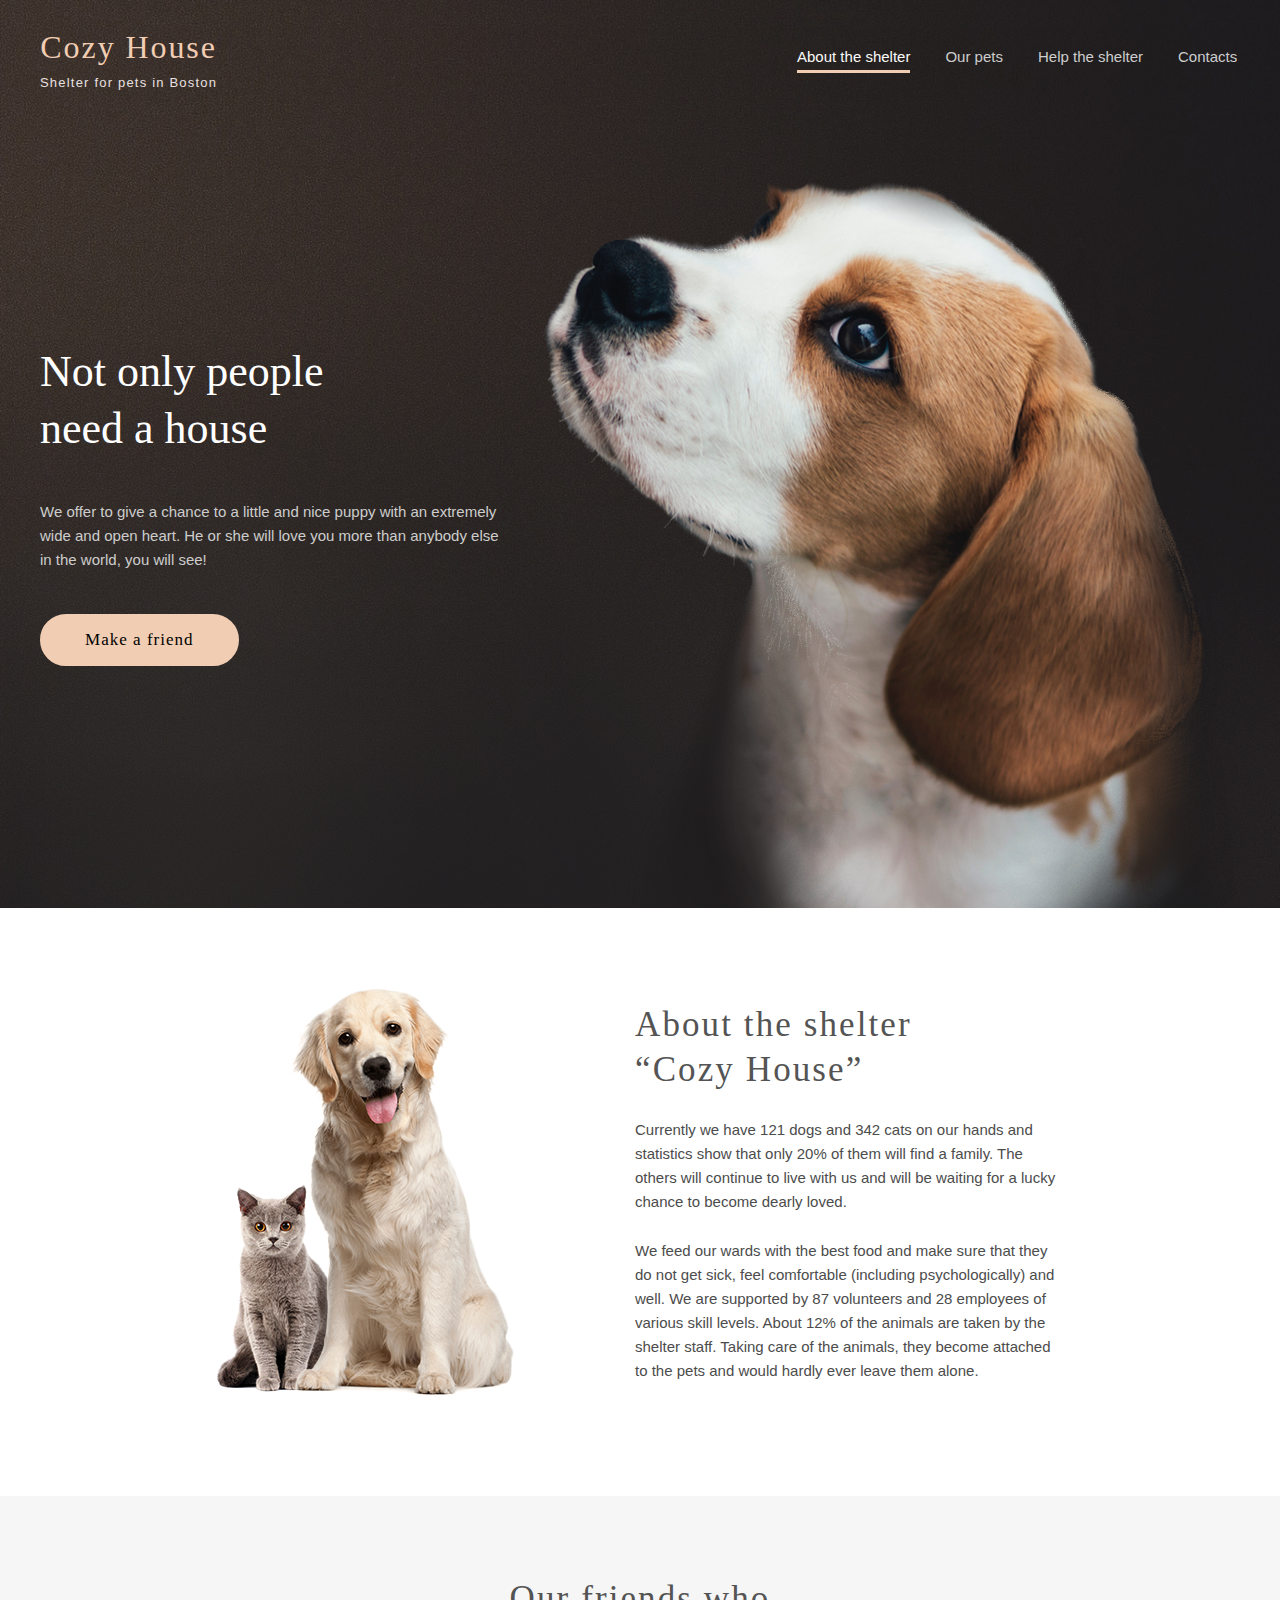
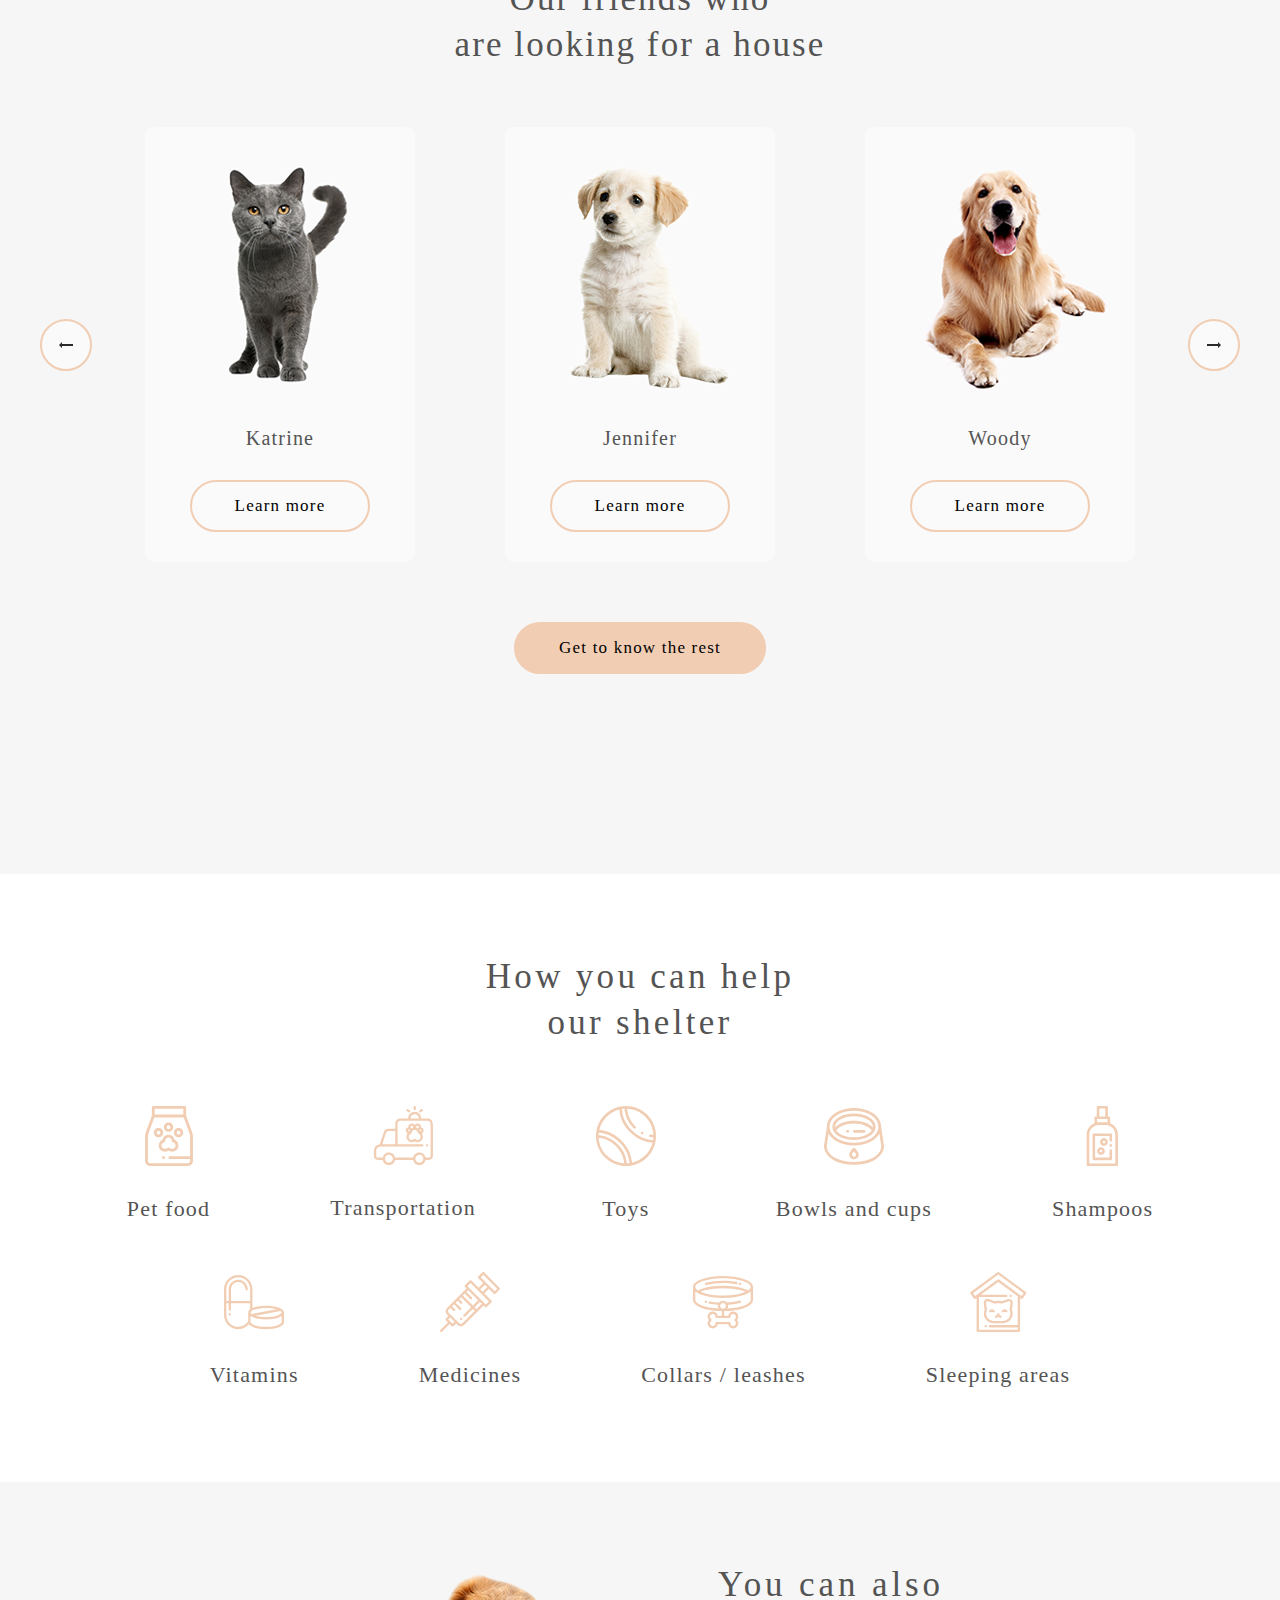
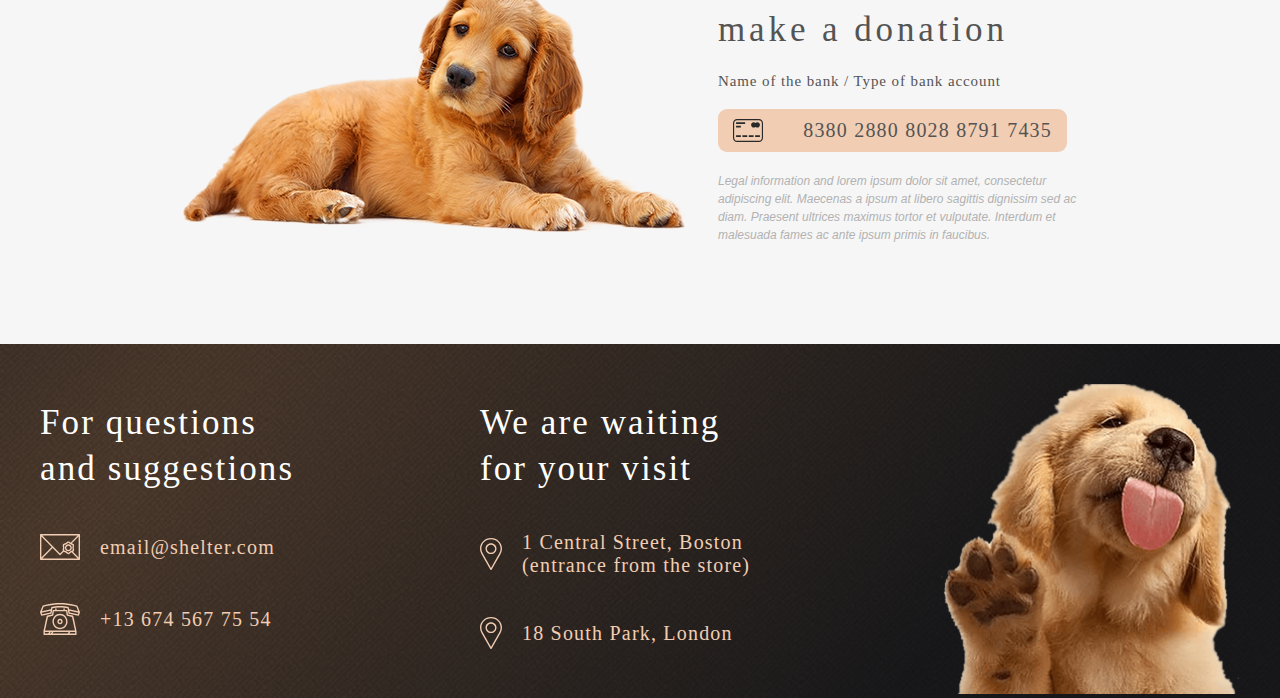
<file: shelter/index.html>
<!doctype html>
<html lang="en">
<head>
  <meta charset="utf-8">
  <meta name="viewport" content="width=device-width, initial-scale=1">
  <title>Shelter</title>
  <link rel="icon" href="../shelter/img/paw.png">
  <link rel="stylesheet" href="style.css">

</head>

<body>
    <header class="main-page">
        <div class="head-break">   
            <div class="head-info">
                <h2><a href="">Cozy House</a></h2>
                <p>Shelter for pets in Boston</p>
            </div>
            <nav class="navigator">
                <ul class='nav-break'>
                    <li class="li-page inactive-about">About the shelter</li>
                    <li class="li-page"><a class='chosen' href="../shelter/pets.html">Our pets</a></li>
                    <li class="li-page"><a class='chosen' href="#help-shelter">Help the shelter</a></li>
                    <li class="li-page"><a class='chosen' href="#contacts">Contacts</a></li>
                </ul>
            </nav>
            <div id='bur' class="burger btn1">
                <img src="../shelter/img/Burger.svg" alt="burg">
            </div>
        </div>
    </header>


    <main>
        <section class="not-only welcome">
            <div class="head-and-dog">
                <div class="head-welcome">
                    <h1>Not only people need a house</h1>
                    <p>We offer to give a chance to a little and nice puppy with an extremely wide and open heart. 
                        He or she will love you more than anybody else in the world, you will see!</p>
                    <form class='but-top' action="#friends">
                        <button>Make a friend</button>
                    </form>
                </div>
                <img src="../shelter/img/start.png" alt="start-screen-puppy">
            </div>
        </section>

        <section id="about" class="about">
            <div class="about-info">
                <img src="../shelter/img/about-pets.png" alt="about-pets">
                <div class="about-text">
                    <h2>About the shelter “Cozy House”</h2>
                    <p>Currently we have 121 dogs and 342 cats on our hands and statistics show that only 20% of them will find a family. 
                        The others will continue to live with us and will be waiting for a lucky chance to become dearly loved.</p>
                    <p>We feed our wards with the best food and make sure that they do not get sick, feel comfortable (including psychologically) and well. 
                        We are supported by 87 volunteers and 28 employees of various skill levels. About 12% of the animals are taken by the shelter staff. 
                        Taking care of the animals, they become attached to the pets and would hardly ever leave them alone.</p>
                </div>
            </div>
        </section>

        <section id="friends" class="pets">
            <div id='magic' class="pets-info">
                <h2>Our friends who<br>are looking for a house</h2>
                <div class="pets-scroll">
                    <button class="arrow one"><img src="../shelter/img/arrow-left.svg" alt="arrow"></button>
                    <ul class="pets-cards">
                        <li class="pet-card">
                            <img src="../shelter/img/pets-katrine.jpg" alt="katrine">
                            <p>Katrine</p>
                            <button class="but-katrine" onclick="showKatrine(); location.href='#magic';">Learn more</button>
                        </li>
                        <li class="pet-card disabled-for-320">
                            <img src="../shelter/img/pets-jennifer.jpg" alt="jennifer">
                            <p>Jennifer</p>
                            <button class="but-jennifer" onclick="showJennifer(); location.href='#magic';">Learn more</button>
                        </li>
                        <li class="pet-card disabled-for-320 disabled-for-768">
                            <img src="../shelter/img/pets-woody.jpg" alt="woody">
                            <p>Woody</p>
                            <button class="but-woody" onclick="showWoody(); location.href='#magic';">Learn more</button>
                        </li>
                        <li class="pet-card disabled-for-320 disabled-for-768 disabled-for-full">
                            <img src="../shelter/img/pets-sophia.png" alt="sophia">
                            <p>Sophia</p>
                            <button class="but-sophia" onclick="showSophia(); location.href='#magic';">Learn more</button>
                        </li>
                        <li class="pet-card disabled-for-320 disabled-for-768 disabled-for-full">
                            <img src="../shelter/img/pets-timmy.png" alt="timmy">
                            <p>Timmy</p>
                            <button class="but-timmy" onclick="showTimmy(); location.href='#magic';">Learn more</button>
                        </li>
                        <li class="pet-card disabled-for-320 disabled-for-768 disabled-for-full">
                            <img src="../shelter/img/pets-charly.png" alt="charly">
                            <p>Charly</p>
                            <button class="but-charly" onclick="showCharly(); location.href='#magic';">Learn more</button>
                        </li>
                        <li class="pet-card disabled-for-320 disabled-for-768 disabled-for-full">
                            <img src="../shelter/img/pets-scarlet.png" alt="scarlett">
                            <p>Scarlett</p>
                            <button class="but-scarlett" onclick="showScarlett(); location.href='#magic';">Learn more</button>
                        </li>
                        <li class="pet-card disabled-for-320 disabled-for-768 disabled-for-full">
                            <img src="../shelter/img/pets-freddie.png" alt="freddie">
                            <p>Freddie</p>
                            <button class="but-freddie" onclick="showFreddie(); location.href='#magic';">Learn more</button>
                        </li>
                    </ul>
                    <button class="arrow  two"><img src="../shelter/img/arrow-right.svg" alt="arrow"></button>
                </div>
                <form action="../shelter/pets.html">
                    <button class="get-to-know">Get to know the rest</button>
                </form>
            </div>
            <div class="back"></div>
        </section>

        <section id='help-shelter' class="help">
            <div class="help-info">
                <h2>How you can help our shelter</h2>
                <ul class="help-list">
                    <li>
                        <img src="../shelter/img/icon-pet-food.svg" alt="icon">
                        <p>Pet food</p>
                    </li>
                    <li>
                        <img src="../shelter/img/icon-transportation.svg" alt="icon">
                        <p>Transportation</p>
                    </li>
                    <li>
                        <img src="../shelter/img/icon-toys.svg" alt="icon">
                        <p>Toys</p>
                    </li>
                    <li>
                        <img src="../shelter/img/icon-bowls-and-cups.svg" alt="icon">
                        <p>Bowls and cups</p>
                    </li>
                    <li>
                        <img src="../shelter/img/icon-shampoos.svg" alt="icon">
                        <p>Shampoos</p>
                    </li>
                    <li>
                        <img src="../shelter/img/icon-vitamins.svg" alt="icon">
                        <p>Vitamins</p>
                    </li>
                    <li>
                        <img src="../shelter/img/icon-medicines.svg" alt="icon">
                        <p>Medicines</p>
                    </li>
                    <li>
                        <img src="../shelter/img/icon-collars-leashes.svg" alt="icon">
                        <p>Collars / leashes</p>
                    </li>
                    <li>
                        <img src="../shelter/img/icon-sleeping-area.svg" alt="icon">
                        <p>Sleeping areas</p>
                    </li>
                </ul>
            </div>
        </section>

        <section class="in-addition donation">
            <div class="donation-info">
                <img class='don-img-dog' src="../shelter/img/donation-dog.png" alt="dog">
                <div class="donation-text">
                    <h2>You can also<br>make a donation</h2>
                    <p class="don-bank">Name of the bank / Type of bank account</p>
                    <div class="donation-card">
                        <img src="../shelter/img/credit-card.svg" alt="icon">
                        <p><a href="">8380 2880 8028 8791 7435</a></p>
                    </div>
                    <p class="don-lorem">Legal information and lorem ipsum dolor sit amet, consectetur adipiscing elit. 
                        Maecenas a ipsum at libero sagittis dignissim sed ac diam. Praesent ultrices maximus tortor et vulputate. 
                        Interdum et malesuada fames ac ante ipsum primis in faucibus.</p>
                </div>
            </div>
        </section>
    </main>


    <footer>
        <div id="contacts" class="footer-info">
            <ul class="footer-list">
                <li class="left contact">
                    <h2>For questions and suggestions</h2>   
                    <div>
                        <a class="footer-contact first" href="mailto:email@shelter.com">
                            <img class="footer-call f-icon" src="../shelter/img/icon-email.svg" alt="icon">
                            <p>email@shelter.com</p>
                        </a>
                    </div>
                    <div>
                        <a class="footer-contact second" href="tel:+136745677554">
                            <img class="footer-call f-icon" src="../shelter/img/icon-phone.svg" alt="icon">
                            <p>+13 674 567 75 54</p>
                        </a>
                    </div>
                </li>
                <li class="center contact">
                    <h2>We are waiting for your visit</h2>
                    <div>
                        <a class="footer-contact" href="https://goo.su/IKouE3Y">
                            <img class="footer-place f-icon" src="../shelter/img/pin.svg" alt="icon">
                            <p>1 Central Street, Boston (entrance from the store)</p>
                        </a>
                    </div>
                    <div>
                        <a class="footer-contact" href="https://goo.su/VEbam7U">
                            <img class="footer-place f-icon" src="../shelter/img/pin.svg" alt="icon">
                            <p>18 South Park, London</p>
                        </a>
                    </div>
                </li>
                <li>
                    <img class='puppy' src="../shelter/img/footer-puppy.png" alt="dog">
                </li>
            </ul>
        </div>
    </footer>

    <script src="./script-index.js"></script>
    <script>
        function deletePop(event) {
            document.querySelector('.pop-up').remove();
            document.querySelector('.back').classList.toggle('pseudo');
        };
        

        function showKatrine(event) {
            let katrine = document.createElement('div');
            katrine.className = "pop-up";
            katrine.innerHTML = '<div class="pop-info"><img class="pop-img" src="../shelter/img/pets-katrine.jpg" alt="katrine"> <div class="pop-text"><h2 class="popname">Katrine</h2><h4>Cat - British Shorthair</h4><p>Katrine is a beautiful girl. She is as soft as the finest velvet with a thick lush fur. Will love you until the last breath she takes as long as you are the one. She is picky about her affection. She loves cuddles and to stretch into your hands for a deeper relaxations.</p><ul><li><b>Age:</b> 3 months</li><li><b>Inoculations:</b> none</li><li><b>Diseases:</b> none</li><li><b>Parasites:</b> none</li></ul></div></div><img class="pop-cross" onclick="deletePop()" src="../shelter/img/icon-cross.svg" alt="icon">';
            magic.after(katrine);
            document.querySelector('.back').classList.toggle('pseudo');
        };
        function showJennifer(event) {
            let jennifer = document.createElement('div');
            jennifer.className = "pop-up";
            jennifer.innerHTML = '<div class="pop-info"><img class="pop-img" src="../shelter/img/pets-jennifer.jpg" alt="jen"> <div class="pop-text"><h2 class="popname">Jennifer</h2><h4>Dog - Labrador</h4><p>Jennifer is a sweet 2 months old Labrador that is patiently waiting to find a new forever home. This girl really enjoys being able to go outside to run and play, but won\'t hesitate to play up a storm in the house if she has all of her favorite toys.</p><ul><li><b>Age:</b> 2 months</li><li><b>Inoculations:</b> none</li><li><b>Diseases:</b> none</li><li><b>Parasites:</b> none</li></ul></div></div><img class="pop-cross" onclick="deletePop()" src="../shelter/img/icon-cross.svg" alt="icon">';
            magic.after(jennifer);
            document.querySelector('.back').classList.toggle('pseudo');
        };
        function showWoody(event) {
            let woody = document.createElement('div');
            woody.className = "pop-up";
            woody.innerHTML = '<div class="pop-info"><img class="pop-img" src="../shelter/img/pets-woody.jpg" alt="woody"> <div class="pop-text"><h2 class="popname">Woody</h2><h4>Dog - Golden Retriever</h4><p>Woody is a handsome 3 1/2 year old boy. Woody does know basic commands and is a smart pup. Since he is on the stronger side, he will learn a lot from your training. Woody will be happier when he finds a new family that can spend a lot of time with him.</p><ul><li><b>Age:</b> 3,5 years</li><li><b>Inoculations:</b> none</li><li><b>Diseases:</b> none</li><li><b>Parasites:</b> none</li></ul></div></div><img class="pop-cross" onclick="deletePop()" src="../shelter/img/icon-cross.svg" alt="icon">';
            magic.after(woody);
            document.querySelector('.back').classList.toggle('pseudo');
        };
        function showSophia(event) {
            let sophia = document.createElement('div');
            sophia.className = "pop-up";
            sophia.innerHTML = '<div class="pop-info"><img class="pop-img" src="../shelter/img/pets-sophia.png" alt="soph"> <div class="pop-text"><h2 class="popname">Sophia</h2><h4>Dog - Shih tzu</h4><p>Sophia here and I\'m looking for my forever home to live out the best years of my life. I am full of energy. Everyday I\'m learning new things, like how to walk on a leash, go potty outside, bark and play with toys and I still need some practice.</p><ul><li><b>Age:</b> 1,5 months</li><li><b>Inoculations:</b> none</li><li><b>Diseases:</b> none</li><li><b>Parasites:</b> none</li></ul></div></div><img class="pop-cross" onclick="deletePop()" src="../shelter/img/icon-cross.svg" alt="icon">';
            magic.after(sophia);
            document.querySelector('.back').classList.toggle('pseudo');
        };
        function showTimmy(event) {
            let timmy = document.createElement('div');
            timmy.className = "pop-up";
            timmy.innerHTML = '<div class="pop-info"><img class="pop-img" src="../shelter/img/pets-timmy.png" alt="tim"> <div class="pop-text"><h2 class="popname">Timmy</h2><h4>Cat - British Shorthair</h4><p>Timmy is an adorable grey british shorthair male. He loves to play and snuggle. He is neutered and up to date on age appropriate vaccinations. He can be chatty and enjoys being held. Timmy has a lot to say and wants a person to share his thoughts with.</p><ul><li><b>Age:</b> 6 months</li><li><b>Inoculations:</b> none</li><li><b>Diseases:</b> none</li><li><b>Parasites:</b> none</li></ul></div></div><img class="pop-cross" onclick="deletePop()" src="../shelter/img/icon-cross.svg" alt="icon">';
            magic.after(timmy);
            document.querySelector('.back').classList.toggle('pseudo');
        };
        function showCharly(event) {
            let charly = document.createElement('div');
            charly.className = "pop-up";
            charly.innerHTML = '<div class="pop-info"><img class="pop-img" src="../shelter/img/pets-charly.png" alt="cha"> <div class="pop-text"><h2 class="popname">Charly</h2><h4>Dog - Jack Russell Terrier</h4><p>This cute boy, Charly, is three years old and he likes adults and kids. He isn\'t fond of many other dogs, so he might do best in a single dog home. Charly has lots of energy, and loves to run and play. We think a fenced yard would make him very happy.</p><ul><li><b>Age:</b> 3 years</li><li><b>Inoculations:</b> none</li><li><b>Diseases:</b> none</li><li><b>Parasites:</b> none</li></ul></div></div><img class="pop-cross" onclick="deletePop()" src="../shelter/img/icon-cross.svg" alt="icon">';
            magic.after(charly);
            document.querySelector('.back').classList.toggle('pseudo');
        };
        function showScarlett(event) {
            let scarlett = document.createElement('div');
            scarlett.className = "pop-up";
            scarlett.innerHTML = '<div class="pop-info"><img class="pop-img" src="../shelter/img/pets-scarlet.png" alt="scar"> <div class="pop-text"><h2 class="popname">Scarlett</h2><h4>Dog - Jack Russell Terrier</h4><p>Scarlett is a happy, playful girl who will make you laugh and smile. She forms a bond quickly and will make a loyal companion and a wonderful family dog or a good companion for a single individual too since she likes to hang out and be with her human.</p><ul><li><b>Age:</b> 2 months</li><li><b>Inoculations:</b> none</li><li><b>Diseases:</b> none</li><li><b>Parasites:</b> none</li></ul></div></div><img class="pop-cross" onclick="deletePop()" src="../shelter/img/icon-cross.svg" alt="icon">';
            magic.after(scarlett);
            document.querySelector('.back').classList.toggle('pseudo');
        };
        function showFreddie(event) {
            let freddie = document.createElement('div');
            freddie.className = "pop-up";
            freddie.innerHTML = '<div class="pop-info"><img class="pop-img" src="../shelter/img/pets-freddie.png" alt="fred"> <div class="pop-text"><h2 class="popname">Freddie</h2><h4>Cat - British Shorthair</h4><p>Freddie is a little shy at first, but very sweet when he warms up. He likes playing with shoe strings and bottle caps. He is quick to learn the rhythms of his human\'s daily life. Freddie has bounced around a lot in his life, and is looking to find his forever home.</p><ul><li><b>Age:</b> 2 months</li><li><b>Inoculations:</b> none</li><li><b>Diseases:</b> none</li><li><b>Parasites:</b> none</li></ul></div></div><img class="pop-cross" onclick="deletePop()" src="../shelter/img/icon-cross.svg" alt="icon">';
            magic.after(freddie);
            document.querySelector('.back').classList.toggle('pseudo');
        };
        
    </script>


</body>




</html>
</file>
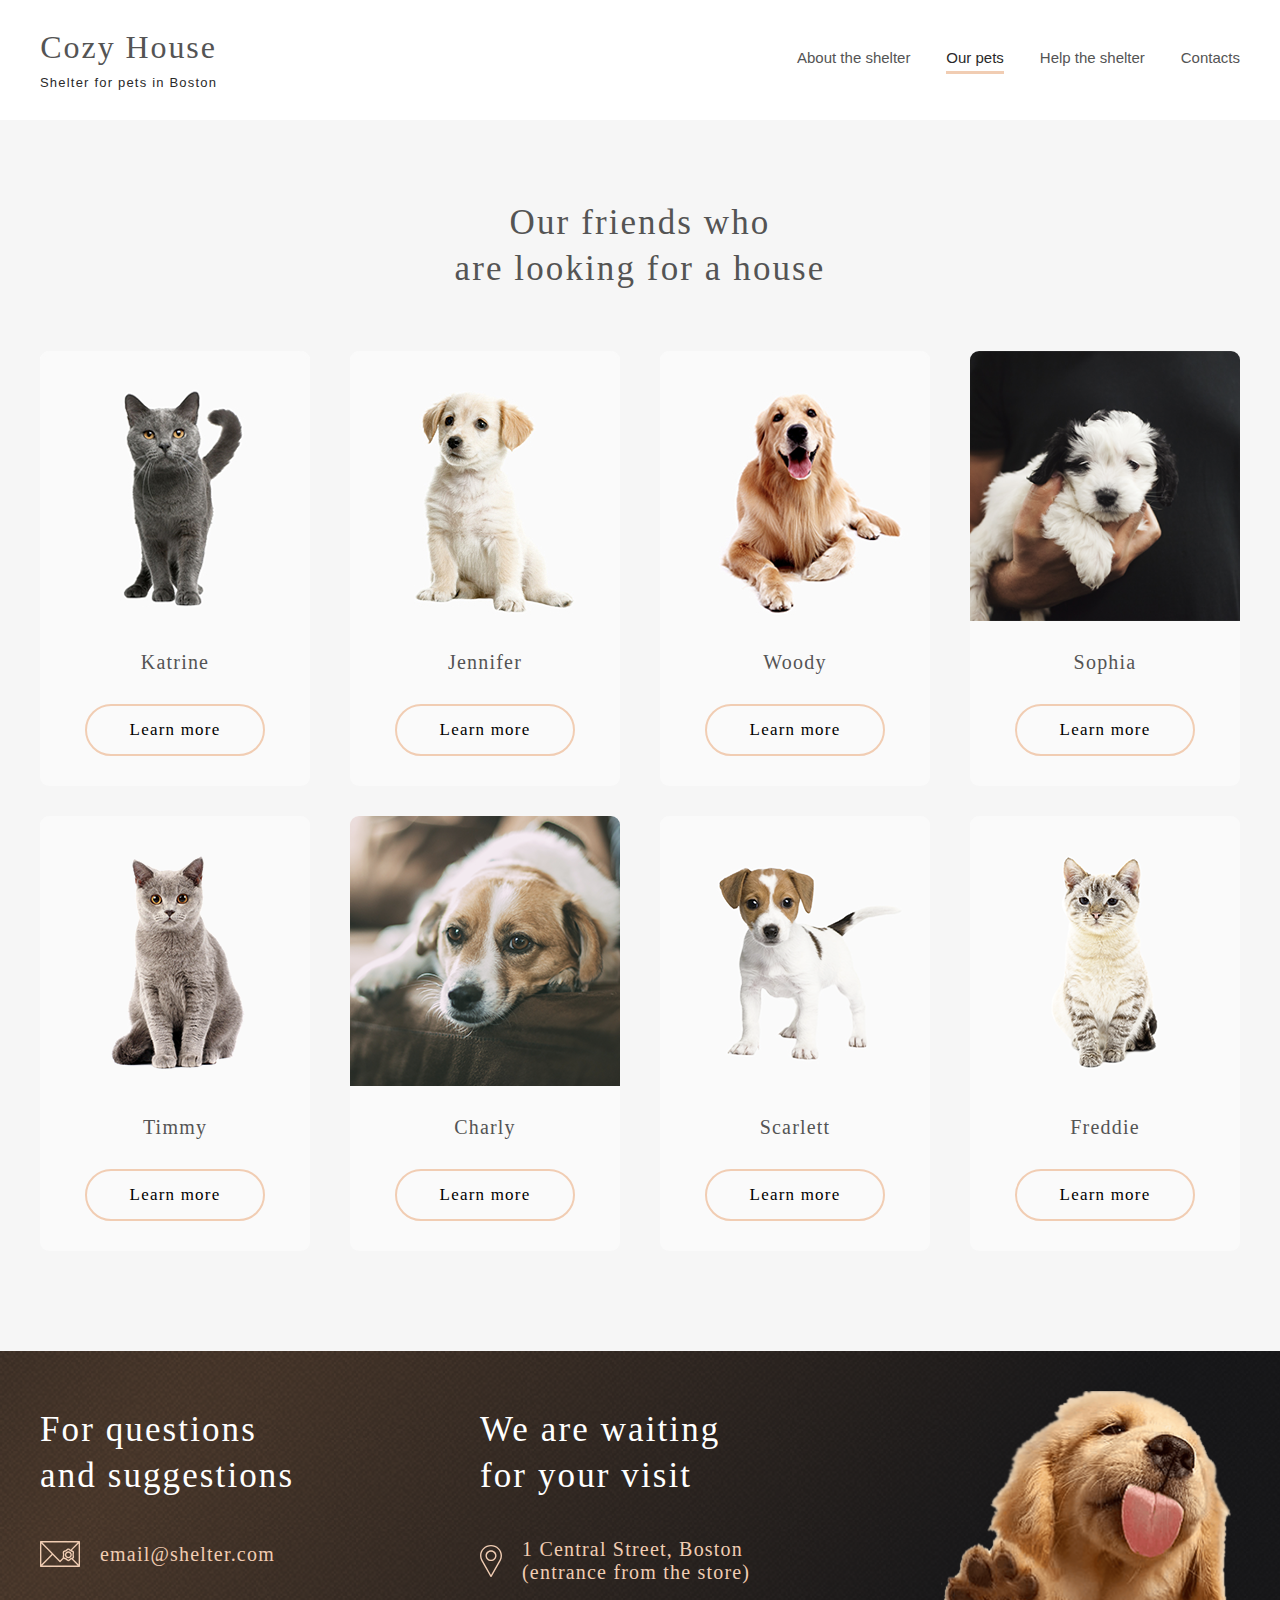
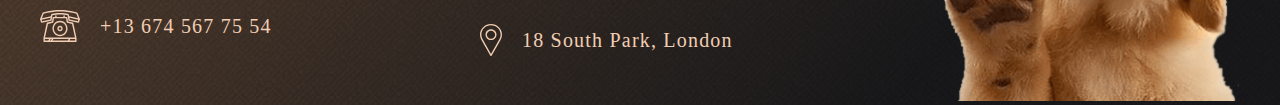
<file: shelter/pets.html>
<!doctype html>
<html lang="en">
<head>
  <meta charset="utf-8">
  <meta name="viewport" content="width=device-width, initial-scale=1">
  <title>Shelter</title>
  <link rel="stylesheet" href="style.css">
  <link rel="icon" href="../shelter/img/paw.png">

  
</head>

<body>
    <header>
        <div class="header-info">   
            <div class="header-text">
                <h2><a href="../shelter/index.html">Cozy House</a></h2>
                <p>Shelter for pets in Boston</p>
            </div>
            <nav>
                <ul class='header-nav'>
                    <li class="li-page"><a href="../shelter/index.html">About the shelter</a></li>
                    <li class="li-page inactive-about">Our pets</li>
                    <li class="li-page"><a href="../shelter/index.html#help-shelter">Help the shelter</a></li>
                    <li class="li-page"><a href="#contacts">Contacts</a></li>
                </ul>
            </nav>
            <div id='bur' class="burger btn2">
                <img src="../shelter/img/Burger-black.svg" alt="burg">
            </div>
        </div>
    </header>

    <main>
        <section class="pets-page2">
            <div id='magic' class="our-friends page2">
                <h2>Our friends who<br>are looking for a house</h2>
                <ul id='all-cards' class="page2-info">
                    <li class="card">
                        <img src="../shelter/img/pets-katrine.jpg" alt="katrine">
                        <p>Katrine</p>
                        <button class="but-katrine" onclick="showKatrine(); location.href='#all-cards';">Learn more</button>
                    </li>
                    <li class="card">
                        <img src="../shelter/img/pets-jennifer.jpg" alt="jennifer">
                        <p>Jennifer</p>
                        <button class="but-jennifer" onclick="showJennifer(); location.href='#all-cards';">Learn more</button>
                    </li>
                    <li class="card">
                        <img src="../shelter/img/pets-woody.jpg" alt="woody">
                        <p>Woody</p>
                        <button class="but-woody" onclick="showWoody(); location.href='#all-cards';">Learn more</button>
                    </li>
                    <li class="card disabled-for-320">
                        <img src="../shelter/img/pets-sophia.png" alt="sophia">
                        <p>Sophia</p>
                        <button class="but-sophia" onclick="showSophia(); location.href='#all-cards';">Learn more</button>
                    </li>
                    <li class="card disabled-for-320">
                        <img src="../shelter/img/pets-timmy.png" alt="timmy">
                        <p>Timmy</p>
                        <button class="but-timmy" onclick="showTimmy(); location.href='#all-cards';">Learn more</button>
                    </li>
                    <li class="card disabled-for-320">
                        <img src="../shelter/img/pets-charly.png" alt="charly">
                        <p>Charly</p>
                        <button class="but-charly" onclick="showCharly(); location.href='#all-cards';">Learn more</button>
                    </li>
                    <li class="card disabled-for-320">
                        <img src="../shelter/img/pets-scarlet.png" alt="scarlett">
                        <p>Scarlett</p>
                        <button class="but-scarlett" onclick="showScarlett(); location.href='#all-cards';">Learn more</button>
                    </li>
                    <li class="card disabled-for-320">
                        <img src="../shelter/img/pets-freddie.png" alt="freddie">
                        <p>Freddie</p>
                        <button class="but-freddie" onclick="showFreddie(); location.href='#all-cards';">Learn more</button>
                    </li>
                </ul>
                <ul class="page2-arrows">
                    <li class="inactive-arrow first-ar">&lt;&lt;</li>
                    <li class="inactive-arrow prev-ar">&lt;</li>
                    
                    <li class="inactive-arrow next-ar">&gt;</li>
                    <li class="inactive-arrow last-ar">&gt;&gt;</li>
                </ul>
            </div>
            <div class="back"></div>
        </section>
    </main>

    <footer>
        <div id="contacts" class="footer-info">
            <ul class="footer-list">
                <li class="left contact">
                    <h2>For questions and suggestions</h2>   
                        <div>
                            <a class="footer-contact first" href="mailto:email@shelter.com">
                                <img class="footer-call f-icon" src="../shelter/img/icon-email.svg" alt="icon">
                                <p>email@shelter.com</p>
                            </a>
                        </div>
                    <div>
                        <a class="footer-contact second" href="tel:+136745677554">
                            <img class="footer-call f-icon" src="../shelter/img/icon-phone.svg" alt="icon">
                            <p>+13 674 567 75 54</p>
                        </a>
                    </div>
                </li>
                <li class="center contact">
                    <h2>We are waiting for your visit</h2>
                    <div>
                        <a class="footer-contact" href="https://goo.su/IKouE3Y">
                            <img class="footer-place f-icon" src="../shelter/img/pin.svg" alt="icon">
                            <p>1 Central Street, Boston (entrance from the store)</p>
                        </a>
                    </div>
                    <div>
                        <a class="footer-contact" href="https://goo.su/VEbam7U">
                            <img class="footer-place f-icon" src="../shelter/img/pin.svg" alt="icon">
                            <p>18 South Park, London</p>
                        </a>
                    </div>
                </li>
                <li>
                    <img class='puppy' src="../shelter/img/footer-puppy.png" alt="dog">
                </li>
            </ul>
        </div>
    </footer>

    <script src="./script-pets.js"></script>
    <script>
        function deletePop(event) {
            document.querySelector('.pop-up').remove();
            document.querySelector('.back').classList.toggle('pseudo');
        };
        

        function showKatrine(event) {
            let katrine = document.createElement('div');
            katrine.className = "pop-up";
            katrine.innerHTML = '<div class="pop-info"><img class="pop-img" src="../shelter/img/pets-katrine.jpg" alt="katrine"> <div class="pop-text"><h2 class="popname">Katrine</h2><h4>Cat - British Shorthair</h4><p>Katrine is a beautiful girl. She is as soft as the finest velvet with a thick lush fur. Will love you until the last breath she takes as long as you are the one. She is picky about her affection. She loves cuddles and to stretch into your hands for a deeper relaxations.</p><ul><li><b>Age:</b> 3 months</li><li><b>Inoculations:</b> none</li><li><b>Diseases:</b> none</li><li><b>Parasites:</b> none</li></ul></div></div><img class="pop-cross" onclick="deletePop()" src="../shelter/img/icon-cross.svg" alt="icon">';
            magic.after(katrine);
            document.querySelector('.back').classList.toggle('pseudo');
        };
        function showJennifer(event) {
            let jennifer = document.createElement('div');
            jennifer.className = "pop-up";
            jennifer.innerHTML = '<div class="pop-info"><img class="pop-img" src="../shelter/img/pets-jennifer.jpg" alt="jen"> <div class="pop-text"><h2 class="popname">Jennifer</h2><h4>Dog - Labrador</h4><p>Jennifer is a sweet 2 months old Labrador that is patiently waiting to find a new forever home. This girl really enjoys being able to go outside to run and play, but won\'t hesitate to play up a storm in the house if she has all of her favorite toys.</p><ul><li><b>Age:</b> 2 months</li><li><b>Inoculations:</b> none</li><li><b>Diseases:</b> none</li><li><b>Parasites:</b> none</li></ul></div></div><img class="pop-cross" onclick="deletePop()" src="../shelter/img/icon-cross.svg" alt="icon">';
            magic.after(jennifer);
            document.querySelector('.back').classList.toggle('pseudo');
        };
        function showWoody(event) {
            let woody = document.createElement('div');
            woody.className = "pop-up";
            woody.innerHTML = '<div class="pop-info"><img class="pop-img" src="../shelter/img/pets-woody.jpg" alt="woody"> <div class="pop-text"><h2 class="popname">Woody</h2><h4>Dog - Golden Retriever</h4><p>Woody is a handsome 3 1/2 year old boy. Woody does know basic commands and is a smart pup. Since he is on the stronger side, he will learn a lot from your training. Woody will be happier when he finds a new family that can spend a lot of time with him.</p><ul><li><b>Age:</b> 3,5 years</li><li><b>Inoculations:</b> none</li><li><b>Diseases:</b> none</li><li><b>Parasites:</b> none</li></ul></div></div><img class="pop-cross" onclick="deletePop()" src="../shelter/img/icon-cross.svg" alt="icon">';
            magic.after(woody);
            document.querySelector('.back').classList.toggle('pseudo');
        };
        function showSophia(event) {
            let sophia = document.createElement('div');
            sophia.className = "pop-up";
            sophia.innerHTML = '<div class="pop-info"><img class="pop-img" src="../shelter/img/pets-sophia.png" alt="soph"> <div class="pop-text"><h2 class="popname">Sophia</h2><h4>Dog - Shih tzu</h4><p>Sophia here and I\'m looking for my forever home to live out the best years of my life. I am full of energy. Everyday I\'m learning new things, like how to walk on a leash, go potty outside, bark and play with toys and I still need some practice.</p><ul><li><b>Age:</b> 1,5 months</li><li><b>Inoculations:</b> none</li><li><b>Diseases:</b> none</li><li><b>Parasites:</b> none</li></ul></div></div><img class="pop-cross" onclick="deletePop()" src="../shelter/img/icon-cross.svg" alt="icon">';
            magic.after(sophia);
            document.querySelector('.back').classList.toggle('pseudo');
        };
        function showTimmy(event) {
            let timmy = document.createElement('div');
            timmy.className = "pop-up";
            timmy.innerHTML = '<div class="pop-info"><img class="pop-img" src="../shelter/img/pets-timmy.png" alt="tim"> <div class="pop-text"><h2 class="popname">Timmy</h2><h4>Cat - British Shorthair</h4><p>Timmy is an adorable grey british shorthair male. He loves to play and snuggle. He is neutered and up to date on age appropriate vaccinations. He can be chatty and enjoys being held. Timmy has a lot to say and wants a person to share his thoughts with.</p><ul><li><b>Age:</b> 6 months</li><li><b>Inoculations:</b> none</li><li><b>Diseases:</b> none</li><li><b>Parasites:</b> none</li></ul></div></div><img class="pop-cross" onclick="deletePop()" src="../shelter/img/icon-cross.svg" alt="icon">';
            magic.after(timmy);
            document.querySelector('.back').classList.toggle('pseudo');
        };
        function showCharly(event) {
            let charly = document.createElement('div');
            charly.className = "pop-up";
            charly.innerHTML = '<div class="pop-info"><img class="pop-img" src="../shelter/img/pets-charly.png" alt="cha"> <div class="pop-text"><h2 class="popname">Charly</h2><h4>Dog - Jack Russell Terrier</h4><p>This cute boy, Charly, is three years old and he likes adults and kids. He isn\'t fond of many other dogs, so he might do best in a single dog home. Charly has lots of energy, and loves to run and play. We think a fenced yard would make him very happy.</p><ul><li><b>Age:</b> 3 years</li><li><b>Inoculations:</b> none</li><li><b>Diseases:</b> none</li><li><b>Parasites:</b> none</li></ul></div></div><img class="pop-cross" onclick="deletePop()" src="../shelter/img/icon-cross.svg" alt="icon">';
            magic.after(charly);
            document.querySelector('.back').classList.toggle('pseudo');
        };
        function showScarlett(event) {
            let scarlett = document.createElement('div');
            scarlett.className = "pop-up";
            scarlett.innerHTML = '<div class="pop-info"><img class="pop-img" src="../shelter/img/pets-scarlet.png" alt="scar"> <div class="pop-text"><h2 class="popname">Scarlett</h2><h4>Dog - Jack Russell Terrier</h4><p>Scarlett is a happy, playful girl who will make you laugh and smile. She forms a bond quickly and will make a loyal companion and a wonderful family dog or a good companion for a single individual too since she likes to hang out and be with her human.</p><ul><li><b>Age:</b> 2 months</li><li><b>Inoculations:</b> none</li><li><b>Diseases:</b> none</li><li><b>Parasites:</b> none</li></ul></div></div><img class="pop-cross" onclick="deletePop()" src="../shelter/img/icon-cross.svg" alt="icon">';
            magic.after(scarlett);
            document.querySelector('.back').classList.toggle('pseudo');
        };
        function showFreddie(event) {
            let freddie = document.createElement('div');
            freddie.className = "pop-up";
            freddie.innerHTML = '<div class="pop-info"><img class="pop-img" src="../shelter/img/pets-freddie.png" alt="fred"> <div class="pop-text"><h2 class="popname">Freddie</h2><h4>Cat - British Shorthair</h4><p>Freddie is a little shy at first, but very sweet when he warms up. He likes playing with shoe strings and bottle caps. He is quick to learn the rhythms of his human\'s daily life. Freddie has bounced around a lot in his life, and is looking to find his forever home.</p><ul><li><b>Age:</b> 2 years</li><li><b>Inoculations:</b> none</li><li><b>Diseases:</b> none</li><li><b>Parasites:</b> none</li></ul></div></div><img class="pop-cross" onclick="deletePop()" src="../shelter/img/icon-cross.svg" alt="icon">';
            magic.after(freddie);
            document.querySelector('.back').classList.toggle('pseudo');
        };



    </script>

</body>
</html>
</file>
<file: shelter/style.css>
html{
    scroll-behavior: smooth;
}


html, body, div, span, applet, object, iframe,
h1, h2, h3, h4, h5, h6, p, blockquote, pre,
a, abbr, acronym, address, big, cite, code,
del, dfn, em, img, ins, kbd, q, s, samp,
small, strike, strong, sub, sup, tt, var,
b, u, i, center,
dl, dt, dd, ol, ul, li,
fieldset, form, label, legend,
table, caption, tbody, tfoot, thead, tr, th, td,
article, aside, canvas, details, embed, 
figure, figcaption, footer, header, hgroup, 
menu, nav, output, ruby, section, summary,
time, mark, audio, video {
	margin: 0;
	padding: 0;
	border: 0;
	font-size: 100%;
	font: inherit;
	vertical-align: baseline;
}


    
.overflow-none {
    overflow: hidden
}


.main-page {
    background: url(../shelter/img/start-screen-background.jpg);
    background-size: cover;
}

.head-break h2{
    font-family: Georgia, 'Times New Roman', Times, serif;
    color: #F1CDB3;
    font-size: 32px;
    line-height: 110%;
    letter-spacing: calc(32px * 0.06);
}
.head-break h2 a{
    text-decoration: none;
    color: #F1CDB3;
}
.head-info p {
    letter-spacing: calc(20px * 0.06);
}
.head-break p {
    font-size: 13px;
    color: #e9e1e1;
    margin-top: 10px;
}
.nav-break li {
    color: #CDCDCD;
    font-size: 15px;
    transition: 0.3s;
}
.main-page .head-break li :hover {
    color:#FAFAFA;
    border-bottom: #F1CDB3 solid;
    transition: 0.3s;
    padding-bottom: 5px;
}
.header-info li :hover {
    color:#FAFAFA;
    border-bottom: #F1CDB3 solid;
    transition: 0.3s;
    padding-bottom: 5px;
}

.head-break {
    font-family: Arial, Helvetica, sans-serif;
    font-weight: 100;
    display: flex;
    justify-content: space-between;
    align-items: center;
    width: 1200px;
    padding: 30px 40px 0px 40px;
    margin-left: auto;
    margin-right: auto;
    position: relative;
    z-index: 2;
}
.nav-break {
    display: flex;
    width: 478px;  
}
.nav-break li {
    list-style: none;
    margin-left: 35px;  
}
.nav-break li a {
    text-decoration: none;
    color: #CDCDCD;
}
.back-header {
    position: absolute;
    top: 0;
    z-index: 1;
    margin-left: auto;
    margin-right: auto;
    left: 0;
    right: 0;
    width: 1280px;    
}
.head-info {
    display: flex;
    flex-direction: column;
    align-items: center;
}
.head-break .inactive-about{
    color:#FAFAFA;
    border-bottom: #F1CDB3 solid;
    padding-bottom: 5px;
}
.header-info .inactive-about{
    color:#FAFAFA;
    border-bottom: #F1CDB3 solid;
    padding-bottom: 5px;
}
.burger {
    display: none;
}

@media (min-width: 768px) and (max-width: 1279px){
    .head-info p {
        letter-spacing: calc(13px * 0.1);
    }
    .head-break {
        width: 95%;
        padding: 2% 2% 0% 2%;
    }
}



@media  (max-width: 767px){
    .head-break {
        width: 94%;
        padding: 4% 3% 0% 3%;
    }
    .burger {
        display: flex;
        transition: 1s;
        position: relative;
        z-index: 2;
    }
    .burger-turn {
        transform: rotate(-90deg);
        transition: 1s;
    }

    .nav-break {
        display: flex;
        flex-direction: column;
        align-items: center;
        width: 70vw; 
        height: 50vh;
        position: absolute;
        z-index: 2;
        right: 0;
        top: -1500%;
        background-color: #292929;
        padding-top: calc(50vh - 163px);
        padding-bottom: calc(50vh - 163px);
        padding-left: 28px;
        padding-right: 48px;
        transition: 1s;
    }
    .nav-break.nav-break-new {
        top: 0;
        transition: 1s;
    } 
    .nav-break .li-page {
        text-align: center;
        font-size: 5vw;
        line-height: 160%;
        letter-spacing: 0;
        margin-top: 20px;
        margin-bottom: 20px;
    }
}













.welcome {
    background: url(../shelter/img/start-screen-background.jpg);
    background-size: cover;
}
.head-and-dog {
    display: flex;
    justify-content: space-between;
    padding: 90px 40px 0px 40px;
    margin-left: auto;
    margin-right: auto;
    width: 1200px;
    position: relative;
    z-index: 0;
}
.head-and-dog img {
    width: 698px;
}
.head-welcome {
    margin-top: 163px;
    font-family: Arial, Helvetica, sans-serif;
}
h1 {
    font-family: Georgia, 'Times New Roman', Times, serif;
    line-height: 130%;
    font-size: 44px;
    width: 310px;
    color: #FFFFFF;
}
.head-welcome p {
    margin-top: 42px;
    width: 460px;
    line-height: 160%;
    font-size: 15px;
    color: #CDCDCD;
}
.head-welcome button {
    font-family: Georgia, 'Times New Roman', Times, serif;
    line-height: 130%;
    font-size: 17px;
    padding: 13px 43px;
    background-color: #F1CDB3;
    border: #F1CDB3 solid 2px;
    border-radius: 100px;
    margin-top: 42px;
    letter-spacing: calc(17px * 0.06);
}
.head-welcome button a {
    text-decoration: none;
    color: #292929;
}
.head-welcome button:hover{
    background-color: #FDDCC4;
    border: #FDDCC4 solid 2px;
    transition: 0.5s;
    cursor: pointer;
}
.head-welcome button:active {
    background-color: #9e704f;
    border: #9e704f solid 2px;
}

@media (min-width: 768px) and (max-width: 1279px){
    .head-and-dog {
        display: flex;
        flex-direction: row;
        justify-content: space-between;
        align-items: center;
        width: 94%;
        padding: 2% 3% 0% 3%;
    }
    .head-and-dog img {
        width: 50%;
    }
    .head-welcome {
        margin-top: 0px;
        font-family: Arial, Helvetica, sans-serif;
    }
    .but-top {
        display: flex;
        justify-content: center;
    }
    .head-welcome p {
        width: 100%;
    }
    .head-welcome h1 {
        font-size: 3vw;
    }
}


@media  (max-width: 767px){
    .head-and-dog {
        display: flex;
        flex-direction: column;
        align-items: center;
        justify-content: center;
        width: 94%;
        padding: 2% 3% 0 3%;
    }
    .head-welcome {
        margin-top: 20%;
        font-family: Arial, Helvetica, sans-serif;
        display: flex;
        flex-direction: column;
        justify-content: center;
    }
    .head-welcome h1 {
        font-size: 200%;
        line-height: 130%;
        letter-spacing: calc(25px * 0.06);
        text-align: center;
        width: 90%;
        margin-left: auto;
        margin-right: auto;
    }
    .head-welcome p {
        width: 80%;
        line-height: 160%;
        font-size: 15px;
        text-align: center;
        margin-left: auto;
        margin-right: auto;
    }
    .head-and-dog img {
        width: 80%;
        margin-left: 40px;
        margin-top: 105px;  
    }
    .but-top {
        margin-left: auto;
        margin-right: auto;
    }
}










.about {
    background-color: #ffffff;
}
.about-info {
    display: flex;
    width: 850px;
    padding: 80px 40px 100px 40px;
    margin-left: auto;
    margin-right: auto;
    align-items: center;
}
.about-info img {
    margin-right: 120px;
    width: 300px;
}
.about-text {
    width: 430px;
}
.about-text h2{
    font-family: Georgia, 'Times New Roman', Times, serif;
    line-height: 130%;
    font-size: 35px;
    letter-spacing: calc(35px * 0.06);
    width: 370px;
    color: #545454;
}
.about-text p {
    color: #4C4C4C;
    line-height: 160%;
    font-size: 15px;
    font-family: Arial, Helvetica, sans-serif;
    margin-top: 25px;
}

@media (min-width: 768px) and (max-width: 1279px){ 
    .about-info {
        width: 68%;
        padding: 4% 3%;
        justify-content: space-between;
        margin-left: auto;
        margin-right: auto;
        align-items: center;
    }
    .about-info img {
        margin-right: 10%;
        margin-top: 0;
    }
    .about-text {
        width: 60%;
    }
    .about-text h2{
        width: 100%;
    }
    .about-info img {
        width: 40%;
    }
}

@media (max-width: 767px){
    .about-info {
        flex-direction: column-reverse;
        width: 94%;
        padding: 5% 3%;
        justify-content: center;
    }
    .about-info img {
        margin-right: 0px;
        width: 60%;
        margin-top: 42px;
    }
    .about-text {
        width: 100%;
    }
    .about-text h2{
        font-size: 200%;
        letter-spacing: calc(25px * 0.06);
        width: 90%;
        color: #545454;
        margin-left: auto;
        margin-right: auto;
        text-align: center;
        margin-bottom: 5%;
    }
    .about-text p {
        margin-top: 22px;
        width: 90%;
        margin-left: auto;
        margin-right: auto;
        text-align: justify;
    }
}









.pets {
    background-color: #F6F6F6;
    z-index: 1;
    position: relative;
    display: flex;
    justify-content: center;
    align-items: center;
    
}
.pets-info {
    background-color: #F6F6F6;
    display: flex;
    flex-direction: column;
    align-items: center;
    margin-left: auto;
    margin-right: auto;
    width: 1200px;
    padding: 80px 40px 100px 40px;
    font-family: Georgia, 'Times New Roman', Times, serif;
    margin-bottom: 100px;
}
.pets-scroll{
    display: flex;
    margin-top: 60px;
    align-items: center;
}
.pets-info ul {
    display: flex;
}
.pets-info li {
    list-style: none;
    margin: 0px 45px 0px 45px;
    display: flex;
    flex-direction: column;
    align-items: center;
    background-color: #FAFAFA;
    border-radius: 9px;
}
.pets-info p {
    font-size: 20px;
    letter-spacing: calc(20px * 0.06);
    color: #545454;
    margin-top: 30px;
}
.pets-info li button {
    font-family: Georgia, 'Times New Roman', Times, serif;
    font-size: 17px;
    line-height: 130%;
    letter-spacing: calc(20px * 0.06);
    background-color: #FAFAFA;
    border: #F1CDB3 solid 2px;
    border-radius: 100px;
    padding: 13px 43px;
    margin-top: 30px;
    margin-bottom: 30px;
    transition: 0.5s;
}
.pets-info li button:active {
    background-color: #ca9168;
    border: #ca9168 solid 2px;
}
.get-to-know:hover {
    background-color: #FDDCC4;
    border: #FDDCC4 solid 2px;
    transition: 0.5s;
    cursor: pointer;
}
.get-to-know:active {
    background-color: #ca9168;
    border: #ca9168 solid 2px;
}
.arrow {
    display: flex;
    justify-content: center;
    align-items: center;
    padding: 23px 19px;
    border: #F1CDB3 solid 2px;
    border-radius: 100px;
    background-color: #FAFAFA;
    height: 52px;
    width: 52px;
}
.arrow:hover {
    background-color: #FDDCC4;
    transition: 0.5s;
    border: #FDDCC4 solid 2px;
    cursor: pointer;
}
.arrow:active {
    background-color: #ca9168;
    border: #ca9168 solid 2px;
}
.pets-info h2 {
    line-height: 130%;
    font-size: 35px;
    letter-spacing: calc(35px * 0.06);
    width: 400px;
    text-align: center;
    color: #545454;
}
.arrow.one {
    margin-right:8px ;
}
.arrow.two {
    margin-left:8px ;
}
.get-to-know {
    font-family: Georgia, 'Times New Roman', Times, serif;
    font-size: 17px;
    line-height: 130%;
    letter-spacing: calc(20px * 0.06);
    background-color: #F1CDB3;
    border: #F1CDB3 solid 2px;
    margin-top: 60px;
    padding: 13px 43px;
    border-radius: 100px;
}
.get-to-know a {
    text-decoration: none;
    color: #292929;
}
.pets-cards :hover button {
    background-color: #FDDCC4;
    border: #FDDCC4 solid 2px;
    cursor: pointer;
    transition: 0.5s;
}

.pet-card {
    animation: fade;
    animation-duration: 1.5s;
}
@keyframes fade {
    from {
        opacity: 0.1
    }
    to {
        opacity: 1
    }
}

.pet-card img {
    border-radius: 9px 9px 0px 0px;
}


.pop-up {
    position: absolute;
    z-index: 3;
    height: 500px;
    display: flex;
    flex-direction: row;
    justify-content: space-between;
    font-family: Georgia, 'Times New Roman', Times, serif;
    font-size: 15px;
}
.pop-info {
    display: flex;
    background-color: #fafafa;
    border-radius: 9px;
}
.pop-cross {
    position: absolute;
    right: -60px;
    top: -60px;
    width: 12px;
    border: #F1CDB3 solid 2px;
    border-radius: 100px;
    padding: 18px;
}
.pop-cross:hover {
    background-color: #FDDCC4;
    transition: 0.5s;
    border: #FDDCC4 solid 2px;
    cursor: pointer;
}
.pop-cross:active {
    background-color: #ca9168;
    border: #ca9168 solid 2px;
}
.pop-img {
    border-radius: 8px 0px 0px 8px;
    width: 500px;
}
.pseudo::before {
    content: '';
    position: absolute;
    z-index: 2;
    background-color: #020202;
    opacity: 0.5;
    top: 0;
    left: 0;
    right: 0;
    bottom: 0;
    
}
.pop-text {
    padding: 50px 20px 88px 29px;
    width: 351px;
}
.pop-text h2 {
    font-size: 35px;
    margin-bottom: 10px;
}
.pop-text h4 {
    font-size: 20px;
    margin-bottom: 40px;
}
.pop-text p {
    margin-bottom: 40px;
}
b {
    font-weight: 600;
}
.pop-text ul{
    list-style: none;
}
.pop-text ul li::before {
    content: "\2022";
    color: #F1CDB3;
    display: inline-block;
    width: 1em;
}
.pop-text ul li {
    margin-bottom: 10px;
}

@media (min-width: 1280px) { 
    .pets-cards .disabled-for-full {
        display: none;
    }
} 

@media (min-width: 768px) and (max-width: 1279px){ 
    .pets-cards .disabled-for-768 {
        display: none;
    }
    
    
    .pets-info {
        width: 94%;
        padding: 5% 3% 0 3%;
    }
    .pets-info li {
        margin: 0 4vw 0 4vw;
    }
    .arrow {
        background-color: #F6F6F6;
    }
    .arrow.one {
        margin-right:-2vw ;
    }
    .arrow.two {
        margin-left:-2vw ;
    }


    .pop-up {
        height: 350px;
        font-size: 13px;
        letter-spacing:0.78px;
    }
    .pop-text {
        padding: 10px 9px 37px 11px;
        width: 30vw;
    }
    .pop-img {
        width: 350px;
    }
    .pop-text h4 {
        font-size: 20px;
        margin-bottom: 20px;
    }
    .pop-text p {
        margin-bottom: 20px;
    }
    .pop-text ul li {
        margin-bottom: 5px;
    }
    
}

@media (max-width: 767px){
    
    .pets-cards .disabled-for-320 {
        display: none;
    }


    .pets-info {
        width: 94%;
        padding: 4% 3%;
        margin-bottom: 0px;
    }
    .pets-info li {
        margin: 0px;
    }
    .pets-info h2 {
        font-size: 200%;
        letter-spacing: calc(25px * 0.06);
        width: 90%;
    }
    .pets-scroll {
        flex-direction: column-reverse;
        margin-top: 42px;
    }
    .arrow.one {
        margin-right:30vw;
        margin-top: 20px;
    }
    .arrow.two {
        margin-left:30vw;
        order: -1;
        position: absolute;
    }
    .arrow {
        background-color: #F6F6F6;
    }
    .get-to-know {
        margin-top: 42px;
        margin-bottom: 42px;
    }


    .pop-up {
        height: auto;
        font-size: 13px;
        letter-spacing:0.78px;

    }
    .pop-text {
        padding: 10px;
        width: 220px;
    }
    .pop-img {
        display: none;
    }
    .pop-text h4 {
        font-size: 20px;
        margin-bottom: 20px;
    }
    .pop-text p {
        margin-bottom: 24px;
    }
    .pop-text ul li {
        margin-bottom: 5px;
    }
    .pop-cross {
        right: -28px;
        top: -53px;
    }
}











.help {
    background-color: #ffffff;
}
.help-info {
    display: flex;
    flex-direction: column;
    justify-content: center;
    align-items: center;
    width: 1200px;
    padding: 80px 40px 45px;
    margin-left: auto;
    margin-right: auto;   
}
.help-list {
    display: flex;
    flex-direction: row;
    flex-wrap: wrap;
    margin-top: 61px;
    width: 1250px;
    justify-content: center;
}
.help-list li {
    list-style: none;
    display: flex;
    flex-direction: column;
    align-items: center;
    margin-bottom: 50px;
    margin-right: 60px;
    margin-left: 60px;
}
.help-info h2 {
    line-height: 130%;
    font-size: 35px;
    letter-spacing: calc(55px * 0.06);
    color: #545454;
    text-align: center;
    width: 330px;
}
.help-list p {
    color: #545454;
    line-height: 115%;
    font-size: 22px;
    letter-spacing: calc(20px * 0.06);
    margin-top: 30px;
}
.help-list img {
    width: 60px;
}


@media (min-width: 768px) and (max-width: 1279px){ 
    .help-info {
        width: 90%;
        
        padding-right: 0px;
        padding-left: 0px;
        margin-left: auto;
        margin-right: auto;  
    }
    .help-list {
        margin-top: 60px;
        width: 90%;
    }
    .help-list li {
        width: 15vw;
        margin-right: 1vw;
        margin-left: 1vw;
    }
    .help-list li p {
        width: 170px;
        text-align: center;
        font-size: 3vw;
    }
}

@media (max-width: 767px){
    .help-info {
        width: 94%;
        padding: 4% 3%; 
        margin-left: auto;
        margin-right: auto;  
    }
    .help-info h2 {
        font-size: 25px;
        letter-spacing: calc(25px * 0.06);
        width: 220px;
    }
    .help-list li {
        width: 130px;
        margin-right: 1vw;
        margin-left: 1vw;
    }
    .help-list img {
        width: 50px;
    }
    .help-list p {
        color: #545454;
        line-height: 110%;
        font-size: 15px;
        letter-spacing: calc(15px * 0.06);
        margin-top: 20px;
        width: 150px;
        text-align: center;
    }
    .help-list {
        margin-top: 42px;
        margin-bottom: 12px;
        width: 90vw;
        justify-content: space-between;
    }
    .help-list li {
        margin-bottom: 30px;
    }
}








.donation {
    background-color: #F6F6F6;
}
.donation-info {
    display: flex;
    flex-direction: row;
    align-items: center;
    padding: 80px 182px 100px 183px;
    margin-left: auto;
    margin-right: auto;
    background-color: #F6F6F6;
    width: 915px;
}
.donation-text {
    width: 380px;
}
.donation-text h2{
    line-height: 130%;
    font-size: 35px;
    letter-spacing: calc(65px * 0.06);
    color: #545454;
    width: 300px;
}
.donation-card {
    display: flex;
    align-content: center;
    justify-content: space-between;
    line-height: 115%;
    font-size: 20px;
    letter-spacing: calc(20px * 0.06);
    color: #545454;
    font-family: Georgia, 'Times New Roman', Times, serif;
    width: 319px;
    padding: 10px 15px;
    background-color: #F1CDB3;
    border-radius: 9px;
    margin-top: 20px;
}
.donation-card:hover {
    background-color: #FDDCC4;
    transition: 0.5s;
    border: none;
    cursor: pointer;
}
.donation-card:active {
    background-color: #ca9168;
}
.donation-card a{
    text-decoration: none;
    color: #545454;
}
.don-bank {
    color: #545454;
    line-height: 110%;
    font-size: 15px;
    letter-spacing: calc(15px * 0.06);
    margin-top: 20px;
    font-family: Georgia, 'Times New Roman', Times, serif;
}
.don-lorem {
    color: #B2B2B2;
    font-family: Arial, Helvetica, sans-serif;
    font-style: italic;
    line-height: 18px;
    font-size: 12px;
    margin-top: 20px;
}
.don-img-dog {
    width: 505px;
    margin-right: 30px;
    height: 261px;
}



@media (min-width: 768px) and (max-width: 1279px){
    .donation-info {
        flex-direction: row;
        align-items: center;
        justify-content: space-between;
        padding: 0 5% 10%;
        width: 90%;
        margin-top: 0;
    }
    .don-img-dog {
        width: 45%;
        height: auto;
        margin-right: 0px;
        margin-top: 60px;
    }
}

@media (max-width: 767px){
    .donation-info {
        flex-direction: column-reverse;
        align-items: center;
        padding: 5% 3%;
        width: 94%;
    }
    .don-img-dog {
        width: 50%;
        height: auto;
        margin-right: 0px;
        margin-top: 42px;
    }
    .donation-text {
        width: 90%;
    }
    .donation-text h2{
        font-size: 150%;
        letter-spacing: calc(25px * 0.06);
        text-align: center;
        margin-left: auto;
        margin-right: auto;
        width: 100%;
    }
    .don-bank {
        line-height: 160%;
        font-size: 15px;
        letter-spacing: 0;
        text-align: center;
    }
    .donation-card {
        line-height: 110%;
        font-size: 4vw;
        letter-spacing: calc(15px * 0.06);
        width: 70vw;
        align-items: center;
        margin-left: auto;
        margin-right: auto;
    }
    .don-lorem {
        width: 90%;
        margin-left: auto;
        margin-right: auto;
        text-align: justify;
    }
}









footer {
    background-image: url(img/footer-gradient-background.png);
    background-size: cover;
}
.footer-info {
    margin-top: 0px;
    background-repeat: no-repeat;
    margin-left: auto;
    margin-right: auto;
    width: 1280px;
}
.footer-list {
    display: flex;
    flex-direction: row;
    justify-content: space-between;
    width: 1200px;
    padding: 40px 40px 0px;
}
.footer-list a {
    text-decoration: none;
    color: #F1CDB3;
}
.footer-list li {
    list-style: none;
}
.center {
    margin-right: 20px;
}
.center div {
    margin-top: 33px;
}
.left div {
    margin-top: 37px;
}

.footer-list h2 {
    font-family: Georgia, 'Times New Roman', Times, serif;
    line-height: 130%;
    font-size: 35px;
    letter-spacing: calc(35px * 0.06);
    color: #ffffff;
    width: 280px;
    margin-top: 16px;
}
.footer-contact {
    font-family: Georgia, 'Times New Roman', Times, serif;
    line-height: 115%;
    font-size: 20px;
    letter-spacing: calc(20px * 0.06);
    color: #F1CDB3;
    display: flex;
    align-items: center;
    width: 302px;
    margin-top: 40px;
}
.footer-list .footer-contact :hover {
    color:#ffefe3;
    transition: 0.3s;
}
.footer-place {
    width: 22px;
    height: 32px;
}
.footer-call {
    width: 40px;
}
.f-icon {
    margin-right: 20px;
}


@media (min-width: 768px) and (max-width: 1279px){
    .footer-info {
        width: 94%;
        margin-top: 0px;
        margin-left: auto;
        margin-right: auto;  
        justify-content: center;
    }
    .footer-list {
        flex-wrap: wrap;
        justify-content: center;
        align-items: center;
        width: 90%;
        padding-right: 0px;
        padding-left: 0px;
        padding-top: 0;
        margin-left: auto;
        margin-right: auto;  
    }
    .puppy {
        margin-top: 65px;
        margin-bottom: 0;
        margin-right: -5vw;
    }
    .left {
        margin-right: 10vw;
    }
    
}


@media (max-width: 767px){
    .footer-list {
        flex-direction: column;
        justify-content: center;
        width: 90%;
        padding-right: 0px;
        padding-left: 0px;
        padding-top: 0px;
        margin-left: auto;
        margin-right: auto;
    }
    .footer-info {
        width: 90%;
        margin-top: 0px;
        margin-left: auto;
        margin-right: auto; 
        padding-left: 10px; 
        padding-right: 10px;
    }
    .contact {
        text-align:center;
        margin-top: 30px;
        margin-bottom: 10px;
    }
    .footer-list h2 {
        font-size: 25px;
        letter-spacing: calc(25px * 0.06);
        width: 270px;
        margin-top: 0px;
    }
    .puppy {
        margin-top: 30px;
        margin-bottom: -4px;
        width: 60%;
        height: auto;
        margin-left: auto;
        margin-right: auto;
        padding-left: 20px;
    }
    .footer-contact.first {
        width: 90%;
        margin-top: 40px;
        margin-left: auto;
        margin-right: auto;
    }
    .footer-contact.second {
        width: 90%;
        margin-top: 40px;
        margin-left: auto;
        margin-right: auto;
    }
    .footer-contact {
        width: 70%;
    }
}






































































.header-info {
    font-family: Arial, Helvetica, sans-serif;
    font-weight: 100;
    background-color: #ffffff;
    width: 1200px;
    padding: 30px 40px;
    margin-left: auto;
    margin-right: auto;

}
.header-text h2 {
    font-family: Georgia, 'Times New Roman', Times, serif;
    line-height: 110%;
    font-size: 32px;
    letter-spacing: calc(32px * 0.06);
    color: #545454;
}
.header-text p {
    font-size: 13px;
    color: #292929;
    margin-top: 10px;
    letter-spacing: calc(20px * 0.06);
}
.header-text {
    display: flex;
    align-items: center;
    flex-direction: column;
}
.header-text a {
    text-decoration: none;
    color: #545454;
}
.header-info {
    display: flex;
    justify-content: space-between;
    align-items: center;
}
.header-nav li {
    list-style: none;
    margin-top: -5px;

    margin-left: 35px;  
    
}
.header-nav {
    display: flex;
    align-items: center;
    width: 478px;
    justify-content: space-between;
    color: #545454;
    font-size: 15px;
}
.header-nav a {
    text-decoration: none;
    color: #545454;
}
.header-nav .inactive-about {
    border-bottom: #F1CDB3 solid;
    color: #292929;
    padding-bottom: 5px;
    margin-top: 2px;
}
.header-nav li :hover {
    color:#292929;
    border-bottom: #F1CDB3 solid;
    transition: 0.3s;
    padding-bottom: 5px;
}

@media (min-width: 768px) and (max-width: 1279px){
    .header-info {
        width: 94%;
        padding: 3% 3%;
        margin-left: auto;
        margin-right: auto;
    }
}

@media  (max-width: 767px){
    .header-info {
        width: 94%;
        padding: 4% 3%;
    }
    
    .header-nav {
        display: flex;
        flex-direction: column;
        width: 70vw; 
        height: 50vh;
        position: absolute;
        z-index: 2;
        right: 0;
        top:-150%;
        background-color: #fffcfc;
        padding-top: calc(50vh - 163px);
        padding-bottom: calc(50vh - 163px);
        padding-left: 28px;
        padding-right: 48px;
        transition: 1s;
    } 
    .header-nav-new {
        top: 0;
        transition: 1s;
    }
    .header-nav .mini-menu-font2 {
        text-align: center;
        font-size: 5vw;
        line-height: 160%;
        letter-spacing: 0;
        margin-top: 20px;
        margin-bottom: 20px;
    }
}








main {
    background-color: #F6F6F6;
}
.pets-page2 {
    display: flex;
    justify-content: center;
    align-items: center;
    position: relative;
}
.page2 {
    background-color: #F6F6F6;
    display: flex;
    flex-direction: column;
    align-items: center;
    margin-left: auto;
    margin-right: auto;
    width: 1200px;
    padding: 80px 40px 100px 40px;
    font-family: Georgia, 'Times New Roman', Times, serif;
    z-index: 1 ;
}
.page2 h2 {
    line-height: 130%;
    font-size: 35px;
    letter-spacing: calc(35px * 0.06);
    width: 400px;
    text-align: center;
    color: #545454;
    margin-bottom: 30px;
}
.page2-info {
    display: flex;
    flex-direction: row;
    width: 1240px;
    flex-wrap: wrap;
}
.page2-info li {
    list-style: none;
    margin: 0px 20px;
    margin-top: 30px;
    background-color: #FAFAFA;
    border-radius: 9px;
    display: flex;
    flex-direction: column;
    align-items: center;
}
.page2-info img {
    width: 270px;
}
.page2-info p {
    font-size: 20px;
    letter-spacing: calc(20px * 0.06);
    color: #545454;
    margin-top: 30px;
}
.page2-info li button {
    font-family: Georgia, 'Times New Roman', Times, serif;
    font-size: 17px;
    line-height: 130%;
    letter-spacing: calc(20px * 0.06);
    background-color: #FAFAFA;
    border: #F1CDB3 solid 2px;
    border-radius: 100px;
    padding: 13px 43px;
    margin-top: 30px;
    margin-bottom: 30px;
}
.page2-arrows li{
    list-style: none;
    display: flex;
    justify-content: center;
    align-items: center;
    border: #F1CDB3 solid 2px;
    border-radius: 100px;
    background-color: #F6F6F6;
    height: 50px;
    width: 50px;
    font-size: 20px;
}
.page2-arrows {
    display: none;
}
.page2-arrows .inactive-arrow {
    border: #CDCDCD solid 2px;
    color: #CDCDCD;
}

.page2-info :hover button {
    background-color: #FDDCC4;
    border: #FDDCC4 solid 2px;
    cursor: pointer;
    transition: 0.5s;
}
.page2-info li button:active {
    background-color: #ca9168;
    border: #ca9168 solid 2px;
}
.active-arrow:hover{
    background-color: #FDDCC4;
    border: #FDDCC4 solid 2px;
    cursor: pointer;
    transition: 0.5s;
}
.active-arrow:active {
    background-color: #ca9168;
    border: #ca9168 solid 2px;
}
.card {
    animation: fade;
    animation-duration: 1.5s;
}
.card img {
    border-radius: 9px 9px 0px 0px;
}





@media (min-width: 768px) and (max-width: 1279px){ 
    .page2 {
        width: 94%;
        padding: 5% 3% 5% 3%;
        font-family: Georgia, 'Times New Roman', Times, serif;
    }
    .page2-info {
        display: flex;
        flex-direction: row;
        width: 90%;
        flex-wrap: wrap;
        justify-content: center;
    }
    .page2-info li {
        list-style: none;
        margin: 0px 2vw;
        margin-top: 30px;
    }
    
}

@media  (max-width: 767px){
    .page2 {
        width: 94%;
        padding: 4% 3%;
    }
    .page2 h2 {
        font-size: 25px;
        letter-spacing: calc(25px * 0.06);
        width: 90%;
        margin-bottom: 12px;
    }
    .page2-info {
        flex-direction: row;
        width: 90%;
        justify-content: center;
    }
    .page2-info li {
        margin: 4vw 2vw;
        width: 270px;
    }
    .page2-arrows {
        width: 300px;
        margin-top: 42px;
        cursor: pointer;
        margin-bottom: 20px;
        display: flex;
        justify-content: space-between;
    }
    
    
    .page2-info .disabled-for-320{
        display: none;
    }
}
</file>
